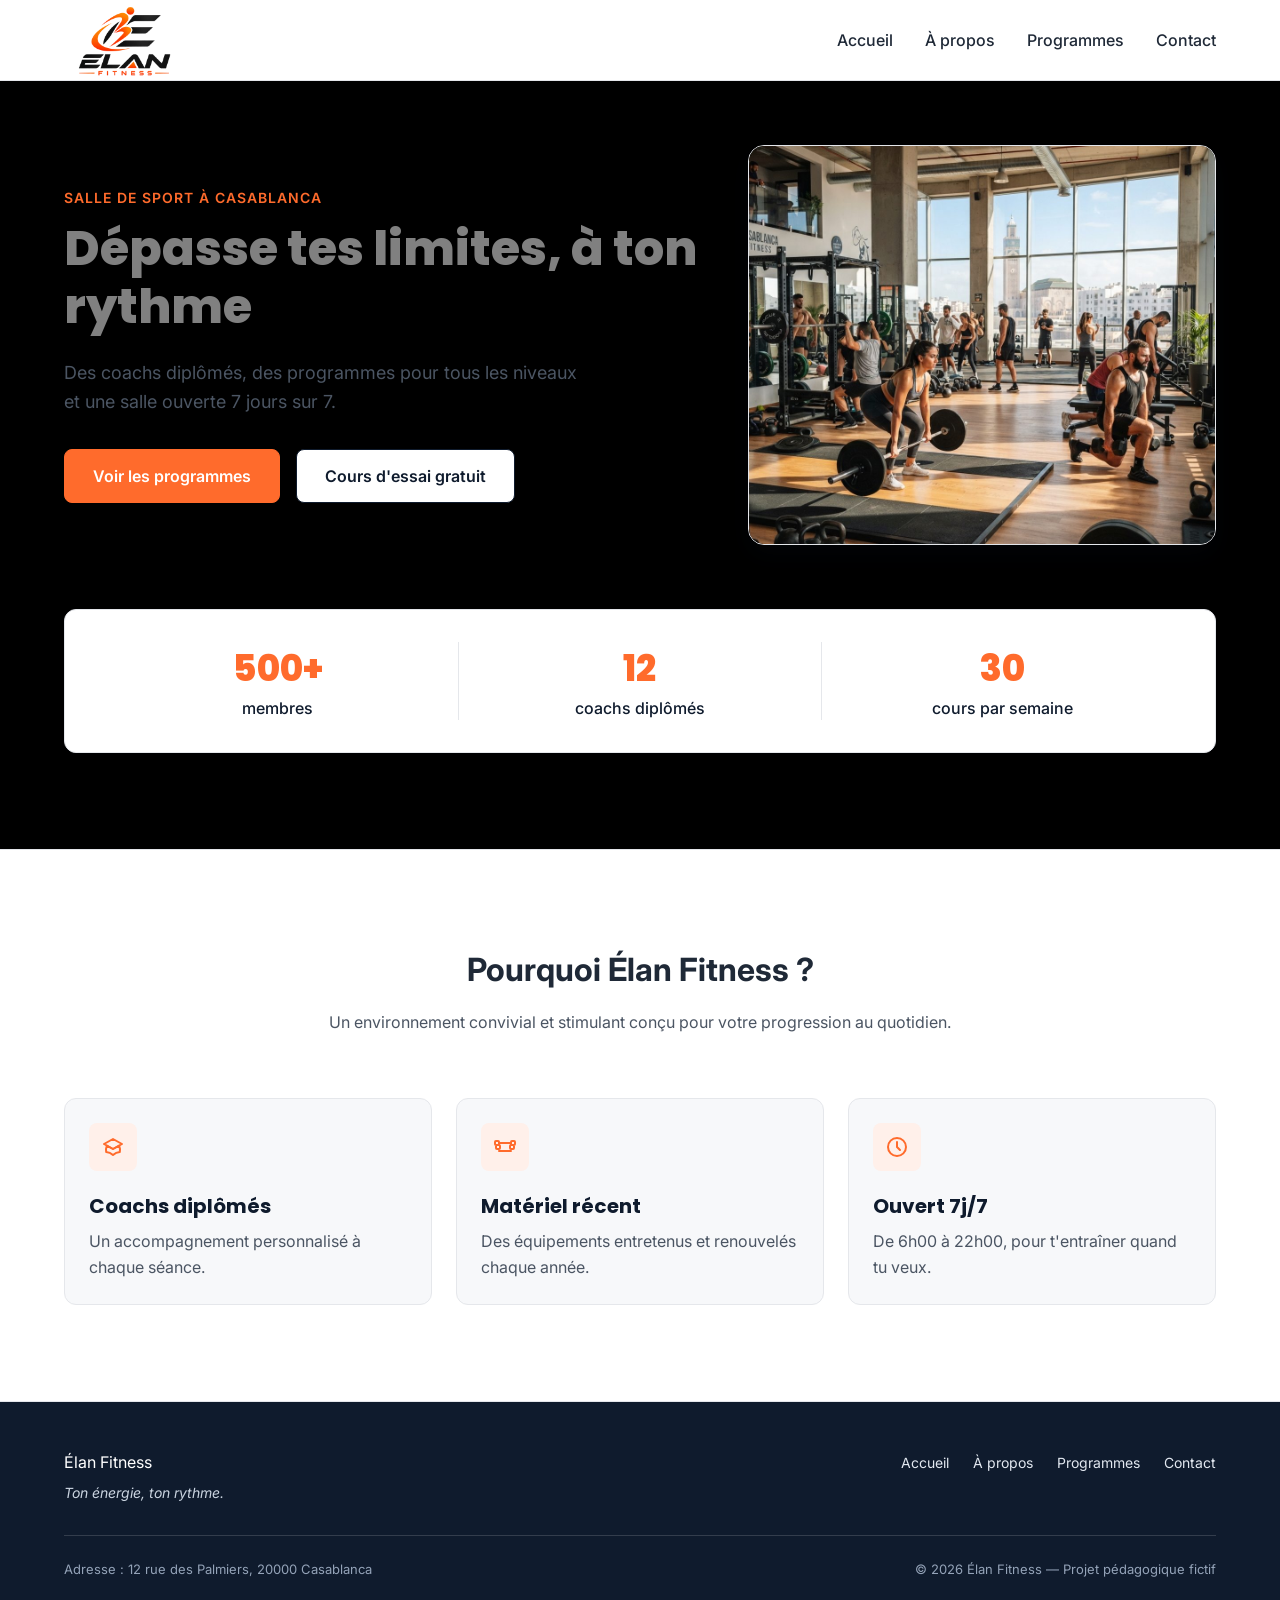
<file: index.html>
<!DOCTYPE html>
<html lang="fr">
<head>
  <meta charset="UTF-8">
  <meta name="viewport" content="width=device-width, initial-scale=1">
  <meta name="description" content="Élan Fitness, salle de sport à Casablanca : musculation, yoga, cardio et boxe fitness avec des coachs diplômés. Réservez votre cours d'essai gratuit.">
  <title>Élan Fitness | Salle de sport à Casablanca</title>
  <link rel="icon" type="image/png" href="img/favicon.png">

<meta property="og:title" content="Élan Fitness | Salle de sport à Casablanca">
<meta property="og:description" content="Musculation, cardio, yoga et boxe fitness à Casablanca. Découvrez nos activités et réservez votre séance d'essai.">
<meta property="og:type" content="website">
<meta property="og:locale" content="fr_FR">




  <link rel="preconnect" href="https://fonts.googleapis.com">
  <link rel="preconnect" href="https://fonts.gstatic.com" crossorigin>
  <link href="https://fonts.googleapis.com/css2?family=Inter:wght@400;500;600&family=Poppins:wght@600;700;800&display=swap" rel="stylesheet">

  <link rel="stylesheet" href="style.css">
</head> 

<body>

  <header class="en-tete"> 
    <div class="conteneur en-tete-contenu">
      <a href="#accueil" class="logo">
         <img src="img/logo.png" alt="Élan Fitness"> 
      </a>

      <nav aria-label="Navigation principale">
        <ul class="menu">
            <li><a href="index.html" class="actif">  Accueil</a></li>
            <li><a href="apropos.html">À propos</a></li>
            <li><a href="programme.html">Programmes</a></li>
            <li><a href="contact.html" class="actif">Contact</a></li>
        </ul>
      </nav>
    </div>
  </header>

  <main>

    <section id="accueil" class="hero">
      <div class="conteneur">

        <div class="hero-contenu">
          <div class="hero-texte">
            <p class="sur-titre">Salle de sport à Casablanca</p>
            <h1>Dépasse tes limites, à ton rythme</h1>
            <p class="hero-description">
              Des coachs diplômés, des programmes pour tous les niveaux et une salle ouverte 7 jours sur 7.
            </p>
            <div class="boutons">
              <a href="programme.html" class="bouton bouton-principal">Voir les programmes</a>
              <a href="#contact" class="bouton bouton-secondaire">Cours d'essai gratuit</a>
            </div>
          </div>

          <img class="hero-image" src="img/hero.jpg" alt="Des personnes s'entraînent dans une salle de sport lumineuse à Casablanca">
        </div>

        <div class="chiffres">
          <div class="chiffre">
            <p class="chiffre-nombre">500+</p>
            <p>membres</p>
          </div>
          <div class="chiffre">
            <p class="chiffre-nombre">12</p>
            <p>coachs diplômés</p>
          </div>
          <div class="chiffre">
            <p class="chiffre-nombre">30</p>
            <p>cours par semaine</p>
          </div>
        </div>

      </div>
    </section>

    <section class="section section-blanche">
      <div class="conteneur">

        <div class="section-titre">
          <h2>Pourquoi Élan Fitness ?</h2>
          <p>Un environnement convivial et stimulant conçu pour votre progression au quotidien.</p>
        </div>

        <div class="cartes">
          <article class="carte carte-avantage">
            <div class="icone"><img src="img/icone-coach.svg" alt=""></div>
            <h3>Coachs diplômés</h3>
            <p>Un accompagnement personnalisé à chaque séance.</p>
          </article>

          <article class="carte carte-avantage">
            <div class="icone"><img src="img/icone-materiel.svg" alt=""></div>
            <h3>Matériel récent</h3>
            <p>Des équipements entretenus et renouvelés chaque année.</p>
          </article>

          <article class="carte carte-avantage">
            <div class="icone"><img src="img/icone-horloge.svg" alt=""></div>
            <h3>Ouvert 7j/7</h3>
            <p>De 6h00 à 22h00, pour t'entraîner quand tu veux.</p>
          </article>
        </div>

      </div>
    </section>


  </main>

  <footer class="pied-de-page">
    <div class="conteneur">

      <div class="pied-haut">
        <div>
          <p class="logo logo-clair">Élan Fitness</p>
          <p class="slogan">Ton énergie, ton rythme.</p>
        </div>

        <nav aria-label="Navigation du pied de page">
          <ul class="menu menu-pied">
           <li><a href="index.html">Accueil</a></li>
            <li><a href="apropos.html">À propos</a></li>
            <li><a href="programme.html">Programmes</a></li>
            <li><a href="contact.html">Contact</a></li>
          </ul>
        </nav>
      </div>

      <div class="pied-bas">
        <p>Adresse : 12 rue des Palmiers, 20000 Casablanca</p>
        <p>&copy; 2026 Élan Fitness — Projet pédagogique fictif</p>
      </div>

    </div>
  </footer>

</body>
</html>
</file>
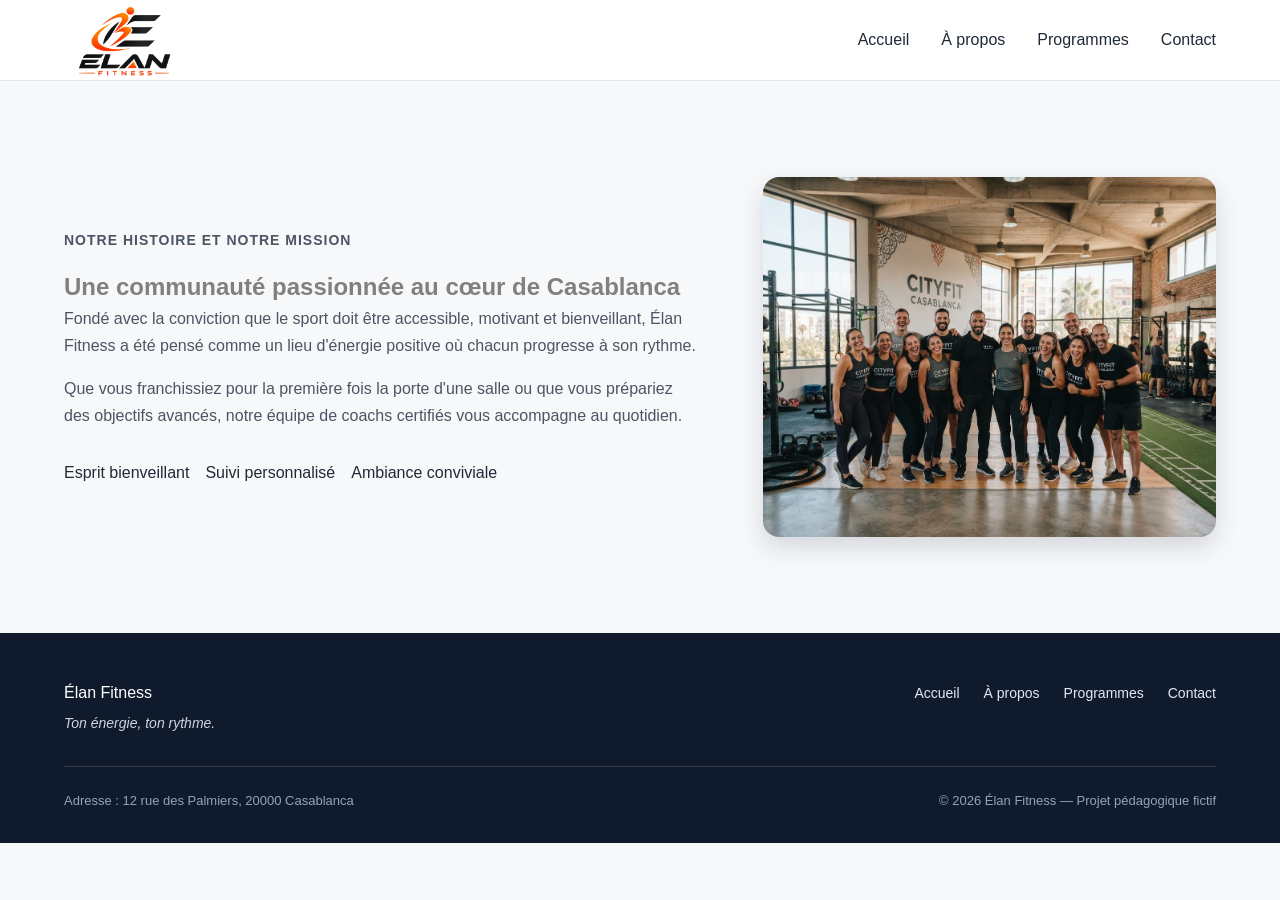
<file: apropos.html>
<!DOCTYPE html>
<html lang="en">
<head>
    <meta charset="UTF-8">
    <meta name="viewport" content="width=device-width, initial-scale=1.0">
    <title>A propos</title>
    <link rel="icon" type="image/png" href="img/favicon.png">
     <link rel="stylesheet" href="style.css">
</head>

<body>
    <header class="en-tete">
  <div class="conteneur en-tete-contenu">

    <a href="index.html" class="logo">
        <img src="img/logo.png" alt="Élan Fitness"> 
    </a>

    <nav>
      <ul class="menu">
        <li><a href="index.html">Accueil</a></li>
        <li><a href="apropos.html" class="actif" >À propos</a></li>
        <li><a href="programme.html">Programmes</a></li>
        <li><a href="contact.html" >Contact</a></li>
      </ul>
    </nav>

  </div>
</header>

<main>

  <section class="section">
    <div class="conteneur apropos-contenu">

      <div class="apropos-texte">

        <p class="sur-titre">Notre histoire et notre mission</p>

        <h1>Une communauté passionnée au cœur de Casablanca</h1>

        <p>
          Fondé avec la conviction que le sport doit être accessible,
          motivant et bienveillant, Élan Fitness a été pensé comme un
          lieu d'énergie positive où chacun progresse à son rythme.
        </p>

        <p>
          Que vous franchissiez pour la première fois la porte d'une salle
          ou que vous prépariez des objectifs avancés, notre équipe de
          coachs certifiés vous accompagne au quotidien.
        </p>

        <ul class="valeurs">
          <li>Esprit bienveillant</li>
          <li>Suivi personnalisé</li>
          <li>Ambiance conviviale</li>
        </ul>

      </div>

      <img
        class="apropos-image"
        src="img/equipe.jpg"
        alt="L'équipe de coachs d'Élan Fitness"
      >

    </div>
  </section>

</main>
<footer class="pied-de-page">
    <div class="conteneur">

      <div class="pied-haut">
        <div>
          <p class="logo logo-clair">Élan Fitness</p>
          <p class="slogan">Ton énergie, ton rythme.</p>
        </div>

        <nav aria-label="Navigation du pied de page">
          <ul class="menu menu-pied">
           <li><a href="index.html">Accueil</a></li>
        <li><a href="apropos.html">À propos</a></li>
        <li><a href="programme.html">Programmes</a></li>
        <li><a href="contact.html">Contact</a></li>
          </ul>
        </nav>
      </div>

      <div class="pied-bas">
        <p>Adresse : 12 rue des Palmiers, 20000 Casablanca</p>
        <p>&copy; 2026 Élan Fitness — Projet pédagogique fictif</p>
      </div>

    </div>
  </footer>

</body>
</html>
</file>
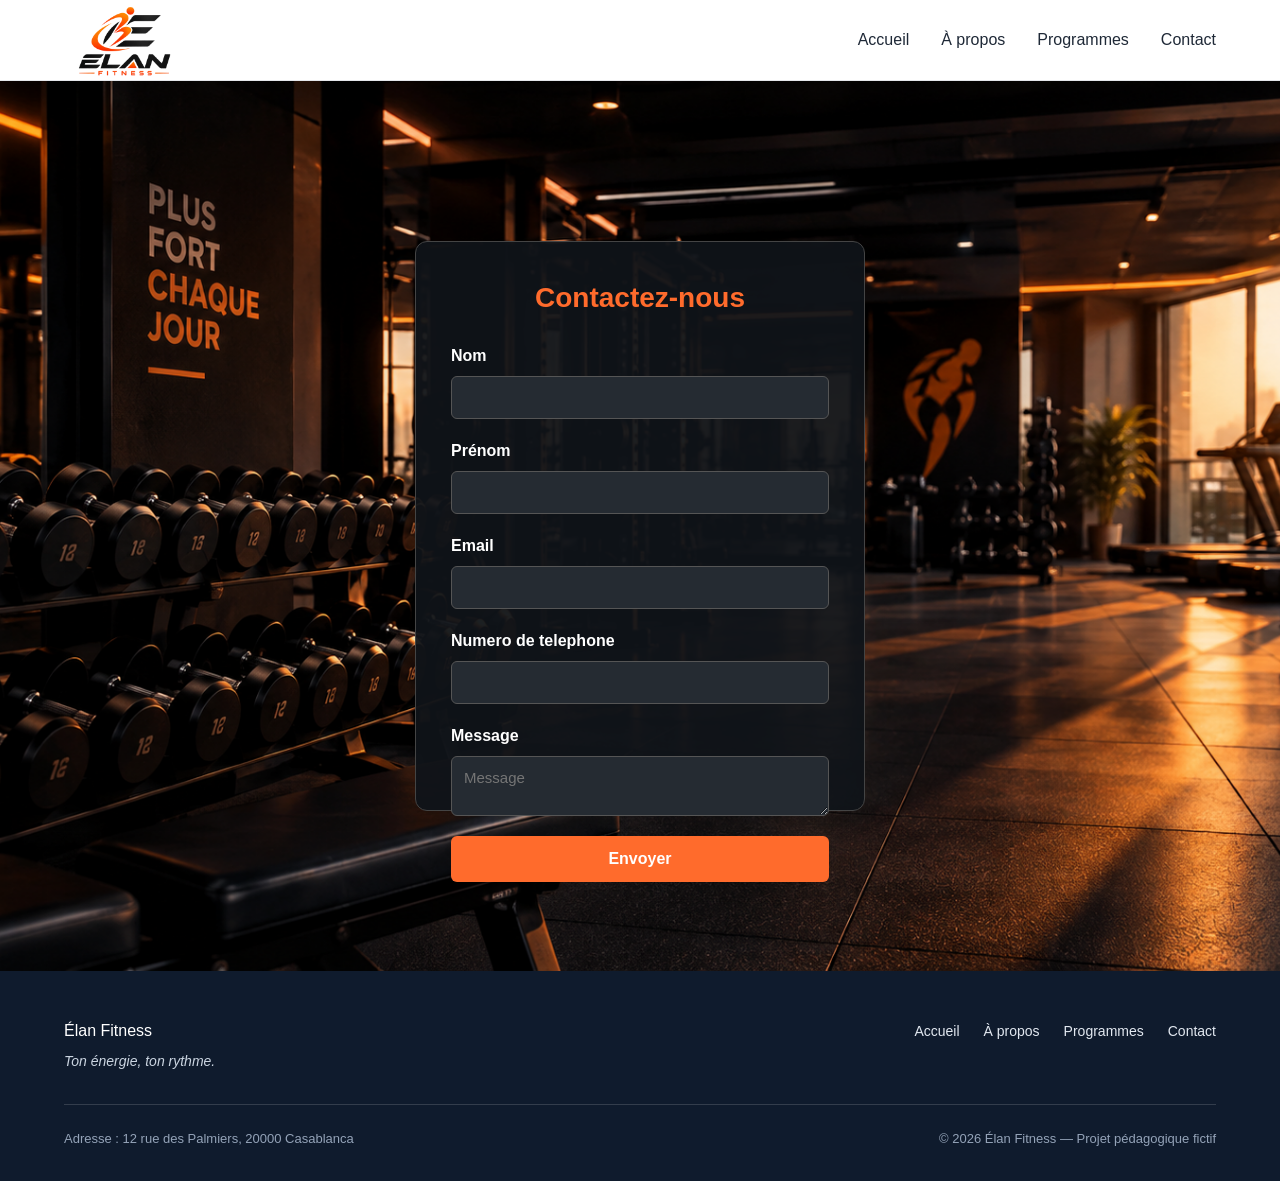
<file: contact.html>
<!DOCTYPE html>
<html lang="en">

<head>
    <meta charset="UTF-8">
    <meta name="viewport" content="width=device-width, initial-scale=1.0">
    <title>contact</title>
    <link rel="icon" type="image/png" href="img/favicon.png">
    <link rel="stylesheet" href="style.css">
    <link rel="stylesheet" href="contact.css">
    <meta property="og:title" content="Élan Fitness | Salle de sport à Casablanca">
    <meta property="og:description" content="Musculation, cardio, yoga et boxe fitness à Casablanca. Découvrez nos activités et réservez votre séance d'essai.">
    <meta property="og:type" content="website">
    <meta property="og:locale" content="fr_FR">
</head>

<body>

    <header class="en-tete">
        <div class="conteneur en-tete-contenu">
            <a href="index.html" class="logo">
                <img src="img/logo.png" alt="Élan Fitness">
            </a>

            <nav>
                <ul class="menu">
                    <li><a href="index.html">Accueil</a></li>
                    <li><a href="apropos.html">À propos</a></li>
                    <li><a href="programme.html" class="actif">Programmes</a></li>
                    <li><a href="contact.html">Contact</a></li>
                </ul>
            </nav>

        </div>
    </header>




    <main>


     

        <section class="contact">
            <div class="conteneur-contactus">

                <form>
                    <div class="contacterform">

                        <div class="contacter-nous">
                            <h2>Contactez-nous</h2>
                        </div>

                        <div>
                            <label for="nom">Nom</label>
                            <input type="text" id="nom" name="nom" required>
                        </div>


                        <div>
                            <label for="prenom">Prénom</label>
                            <input type="text" id="prenom" name="prenom" required>
                        </div>

                        <div>
                            <label for="email">Email</label>
                            <input type="email" id="email" name="email" required>
                        </div>
                        <div>

                            <label for="telephone">Numero de telephone</label>
                            <input type="tel" id="telephone" name="telephone" required>
                        </div>

                        <div>
                            <label for="message">Message</label>
                            <textarea placeholder="Message" required></textarea>
                        </div>

                        <button type="submit" id="bottoncontact">Envoyer</button>

                    </div>
                </form>

            </div>
        </section>















    </main>



    <footer class="pied-de-page">
        <div class="conteneur">

            <div class="pied-haut">
                <div>
                    <p class="logo logo-clair">Élan Fitness</p>
                    <p class="slogan">Ton énergie, ton rythme.</p>
                </div>

                <nav aria-label="Navigation du pied de page">
                    <ul class="menu menu-pied">
                        <li><a href="index.html">Accueil</a></li>
                        <li><a href="apropos.html">À propos</a></li>
                        <li><a href="programme.html">Programmes</a></li>
                        <li><a href="contact.html">Contact</a></li>
                    </ul>
                </nav>
            </div>

            <div class="pied-bas">
                <p>Adresse : 12 rue des Palmiers, 20000 Casablanca</p>
                <p>&copy; 2026 Élan Fitness — Projet pédagogique fictif</p>
            </div>

        </div>
    </footer>


</body>

</html>
</file>
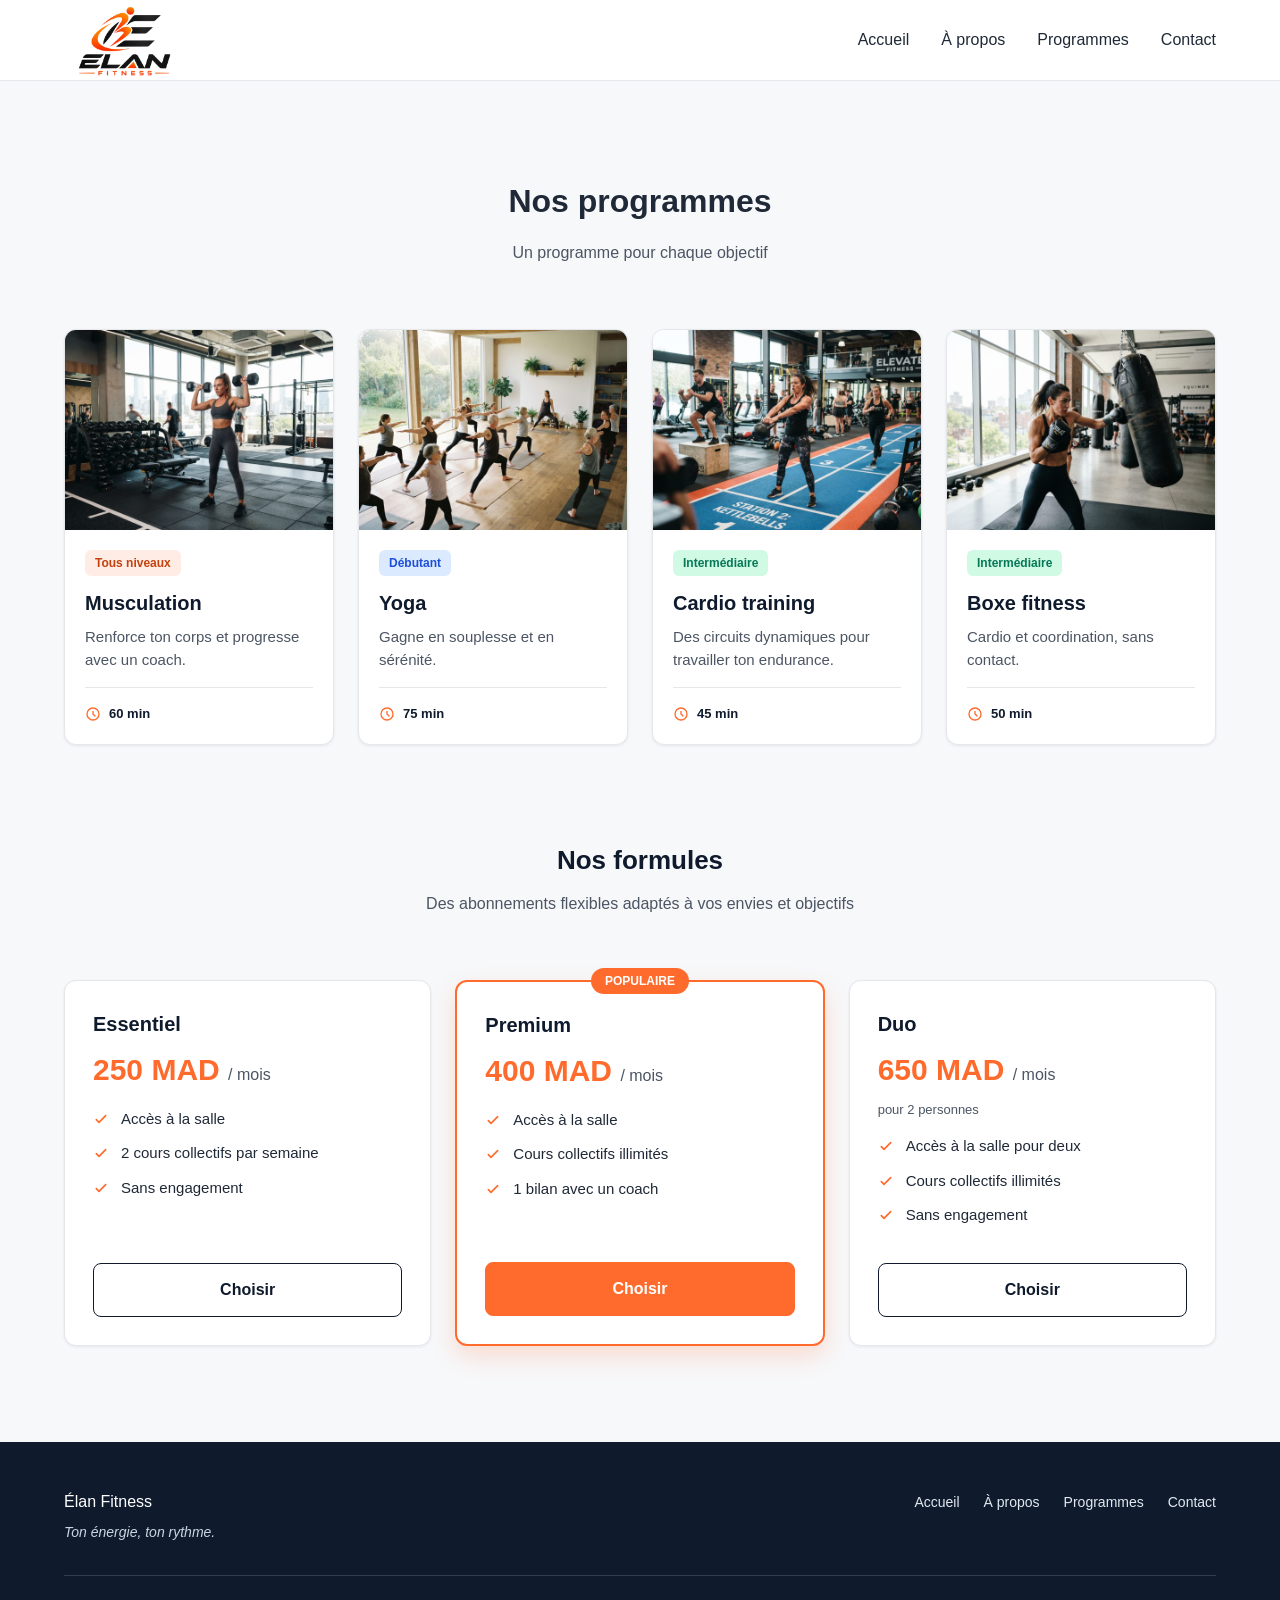
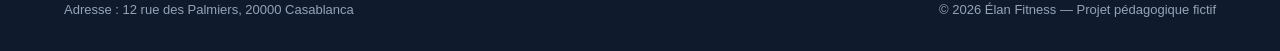
<file: programme.html>
<!DOCTYPE html>
<html lang="en">
<head>
    <meta charset="UTF-8">
    <meta name="viewport" content="width=device-width, initial-scale=1.0">
    <title>programme</title>
    <link rel="icon" type="image/png" href="img/favicon.png">
     <link rel="stylesheet" href="style.css">
</head>

<body>
    
     <header class="en-tete">
  <div class="conteneur en-tete-contenu">
    <a href="index.html" class="logo">
        <img src="img/logo.png" alt="Élan Fitness"> 
    </a>

    <nav>
      <ul class="menu">
        <li><a href="index.html">Accueil</a></li>
        <li><a href="apropos.html">À propos</a></li>
        <li><a href="programme.html"class="actif">Programmes</a></li>
        <li><a href="contact.html" >Contact</a></li> 
      </ul>
    </nav>

  </div>
</header>
<main>


<section id="programmes" class="section">

      <div class="conteneur">

        <div class="section-titre">
          <h2>Nos programmes</h2>
          <p>Un programme pour chaque objectif</p>
        </div>

        <div class="cartes">

          <article class="carte carte-programme">
            <img src="img/musculation.jpg" alt="Une sportive soulève des haltères dans l'espace musculation">
            <div class="programme-corps">
              <span class="etiquette etiquette-orange">Tous niveaux</span>
              <h3>Musculation</h3>
              <p>Renforce ton corps et progresse avec un coach.</p>
              <p class="duree"><img src="img/icone-duree.svg" alt="">60 min</p>
            </div>
          </article>

          <article class="carte carte-programme">
            <img src="img/yoga.jpg" alt="Un groupe pratique le yoga sur des tapis dans une salle lumineuse">
            <div class="programme-corps">
              <span class="etiquette etiquette-bleue">Débutant</span>
              <h3>Yoga</h3>
              <p>Gagne en souplesse et en sérénité.</p>
              <p class="duree"><img src="img/icone-duree.svg" alt="">75 min</p>
            </div>
          </article>

          <article class="carte carte-programme">
            <img src="img/cardio.jpg" alt="Des sportifs suivent un circuit de cardio training avec des kettlebells">
            <div class="programme-corps">
              <span class="etiquette etiquette-verte">Intermédiaire</span>
              <h3>Cardio training</h3>
              <p>Des circuits dynamiques pour travailler ton endurance.</p>
              <p class="duree"><img src="img/icone-duree.svg" alt="">45 min</p>
            </div>
          </article>

          <article class="carte carte-programme">
            <img src="img/boxe.jpg" alt="Une sportive frappe un sac de frappe pendant un cours de boxe fitness">
            <div class="programme-corps">
              <span class="etiquette etiquette-verte">Intermédiaire</span>
              <h3>Boxe fitness</h3>
              <p>Cardio et coordination, sans contact.</p>
              <p class="duree"><img src="img/icone-duree.svg" alt="">50 min</p>
            </div>
          </article>

        </div>

        <div class="formules">

          <div class="section-titre">
            <h3>Nos formules</h3>
            <p>Des abonnements flexibles adaptés à vos envies et objectifs</p>
          </div>

          <div class="cartes">

            <article class="carte formule">
              <h4>Essentiel</h4>
              <p class="prix">250 MAD <span>/ mois</span></p>
              <ul class="formule-liste">
                <li>Accès à la salle</li>
                <li>2 cours collectifs par semaine</li>
                <li>Sans engagement</li>
              </ul>
              <a href="#contact" class="bouton bouton-secondaire">Choisir</a>
            </article>

            <article class="carte formule formule-populaire">
              <p class="badge-populaire">Populaire</p>
              <h4>Premium</h4>
              <p class="prix">400 MAD <span>/ mois</span></p>
              <ul class="formule-liste">
                <li>Accès à la salle</li>
                <li>Cours collectifs illimités</li>
                <li>1 bilan avec un coach</li>
              </ul>
              <a href="#contact" class="bouton bouton-principal">Choisir</a>
            </article>

            <article class="carte formule">
              <h4>Duo</h4>
              <p class="prix">650 MAD <span>/ mois</span></p>
              <p class="prix-note">pour 2 personnes</p>
              <ul class="formule-liste">
                <li>Accès à la salle pour deux</li>
                <li>Cours collectifs illimités</li>
                <li>Sans engagement</li>
              </ul>
              <a href="#contact" class="bouton bouton-secondaire">Choisir</a>
            </article>

          </div>
        </div>

      </div>
    </section>

  </main>

  <footer class="pied-de-page">
    <div class="conteneur">

      <div class="pied-haut">
        <div>
          <p class="logo logo-clair">Élan Fitness</p>
          <p class="slogan">Ton énergie, ton rythme.</p>
        </div>

        <nav aria-label="Navigation du pied de page">
          <ul class="menu menu-pied">
           <li><a href="index.html">Accueil</a></li>
        <li><a href="apropos.html">À propos</a></li>
        <li><a href="programme.html">Programmes</a></li>
        <li><a href="contact.html">Contact</a></li>
          </ul>
        </nav>
      </div>

      <div class="pied-bas">
        <p>Adresse : 12 rue des Palmiers, 20000 Casablanca</p>
        <p>&copy; 2026 Élan Fitness — Projet pédagogique fictif</p>
      </div>

    </div>
  </footer>


</body>
</html>
</file>
<file: style.css>
* {
  box-sizing: border-box;
  margin: 0;
  padding: 0;
}

html {
  scroll-behavior: smooth;
}

body {
  font-family: 'Inter', Arial, sans-serif;
  font-size: 16px;
  line-height: 1.5;
  color: #1F2937;
  background-color: #F7F8FA;
}

h1, h3, h4 {
  font-family: 'Poppins', Arial, sans-serif;
  color: #0F1B2D;
}
h1 {
  font-family: 'Poppins', Arial, sans-serif;
  color:gray;
}

a {
  color: inherit;
  text-decoration: none;
}

ul {
  list-style: none;
}

img {
  display: block;
  max-width: 100%;
}

a:focus-visible,
button:focus-visible {
  outline: 3px solid #FF6B2C;
  outline-offset: 2px;
}

.conteneur {
  width: 100%;
  max-width: 1200px;
  margin: 0 auto;
  padding: 0 24px;
}

.section {
  padding: 96px 0;
}

.section-blanche {
  background-color: #FFFFFF;
  border-top: 1px solid #E5E7EB;
  border-bottom: 1px solid #E5E7EB;
}

.section-titre {
  max-width: 640px;
  margin: 0 auto 64px;
  text-align: center;
}

.section-titre h2 {
  font-size: 32px;
  margin-bottom: 16px;
}

.section-titre h3 {
  font-size: 26px;
  margin-bottom: 12px;
}

.section-titre p {
  color: #4B5563;
}

.sur-titre {
  font-size: 14px;
  font-weight: 600;
  color: #FF6B2C;
  text-transform: uppercase;
  letter-spacing: 1px;
  margin-bottom: 12px;
}

.bouton {
  display: inline-block;
  padding: 14px 28px;
  border-radius: 8px;
  font-size: 16px;
  font-weight: 600;
  text-align: center;
  cursor: pointer;
}

.bouton-principal {
  background-color: #FF6B2C;
  border: 1px solid #FF6B2C;
  color: #FFFFFF;
}

.bouton-principal:hover {
  background-color: #F05817;
}

.bouton-secondaire {
  background-color: #FFFFFF;
  border: 1px solid #0F1B2D;
  color: #0F1B2D;
}

.bouton-secondaire:hover {
  background-color: #F3F4F6;
}

.cartes {
  display: flex;
  gap: 24px;
}

.carte {
  flex: 1;
  background-color: #FFFFFF;
  border: 1px solid #E5E7EB;
  border-radius: 12px;
  box-shadow: 0 1px 3px rgba(15, 27, 45, 0.08);
}

.icone {
  width: 48px;
  height: 48px;
  background-color: #FFF0EA;
  border-radius: 8px;
  display: flex;
  align-items: center;
  justify-content: center;
}

.icone img {
  width: 24px;
  height: 24px;
}

.icone-petite {
  width: 32px;
  height: 32px;
  border-radius: 50%;
}

.icone-petite img {
  width: 16px;
  height: 16px;
}

.en-tete {
  position: sticky;
  top: 0;
  z-index: 10;
  background-color: #FFFFFF;
  border-bottom: 1px solid #E5E7EB;
}

.en-tete-contenu {
  height: 80px;
  display: flex;
  align-items: center;
  justify-content: space-between;
}



.logo img {
  width: 120px;
  height: auto;
}

.menu {
  display: flex;
  gap: 32px;
}

.menu a {
  font-weight: 500;
  padding-bottom: 4px;
  border-bottom: 2px solid transparent;
}

.menu a:hover {
  color: #FF6B2C;
}

.menu .lien-actif {
  color: #FF6B2C;
  font-weight: 600;
  border-bottom-color: #FF6B2C;
}

.hero {
  padding: 64px 0 96px;
  background-color:black;
}

.hero-contenu {
  display: flex;
  align-items: center;
  gap: 32px;
}

.hero-texte {
  flex: 7;
}

.hero-texte h1 {
  font-size: 48px;
  font-weight: 800;
  line-height: 1.2;
  margin-bottom: 24px;
}

.hero-description {
  max-width: 520px;
  font-size: 18px;
  line-height: 1.6;
  color: #4B5563;
  margin-bottom: 32px;
}

.boutons {
  display: flex;
  flex-wrap: wrap;
  gap: 16px;
}

.hero-image {
  flex: 5;
  min-width: 0;
  height: 400px;
  object-fit: cover;
  border-radius: 16px;
  border: 1px solid #E5E7EB;
  box-shadow: 0 10px 25px rgba(15, 27, 45, 0.15);
}

.chiffres {
  display: flex;
  margin-top: 64px;
  padding: 32px;
  background-color: #FFFFFF;
  border: 1px solid #E5E7EB;
  border-radius: 12px;
  box-shadow: 0 1px 3px rgba(15, 27, 45, 0.08);
}

.chiffre {
  flex: 1;
  text-align: center;
  font-weight: 500;
  color: #0F1B2D;
}

.chiffre + .chiffre {
  border-left: 1px solid #E5E7EB;
}

.chiffre-nombre {
  font-family: 'Poppins', Arial, sans-serif;
  font-size: 36px;
  font-weight: 800;
  color: #FF6B2C;
}

.carte-avantage {
  padding: 24px;
  background-color: #F7F8FA;
  box-shadow: none;
}

.carte-avantage .icone {
  margin-bottom: 20px;
}

.carte-avantage h3 {
  font-size: 20px;
  margin-bottom: 8px;
}

.carte-avantage p {
  color: #4B5563;
  line-height: 1.6;
}

.apropos-contenu {
  display: flex;
  align-items: center;
  gap: 64px;
}

.apropos-texte {
  flex: 7;
}

.apropos-texte h2 {
  font-size: 36px;
  line-height: 1.2;
  margin-bottom: 20px;
}

.apropos-texte p {
  color: #4B5563;
  line-height: 1.7;
  margin-bottom: 16px;
}

.valeurs {
  display: flex;
  gap: 16px;
  margin-top: 32px;
}

.valeur {
  flex: 1;
  display: flex;
  align-items: center;
  gap: 12px;
  padding: 12px 16px;
  background-color: #FFFFFF;
  border: 1px solid #E5E7EB;
  border-radius: 12px;
  font-family: 'Poppins', Arial, sans-serif;
  font-size: 14px;
  font-weight: 600;
  color: #0F1B2D;
}

.apropos-image {
  flex: 5;
  min-width: 0;
  height: 360px;
  object-fit: cover;
  border-radius: 16px;
  box-shadow: 0 10px 25px rgba(15, 27, 45, 0.15);
}

.carte-programme {
  display: flex;
  flex-direction: column;
  overflow: hidden;
}

.carte-programme > img {
  width: 100%;
  height: 200px;
  object-fit: cover;
}

.programme-corps {
  flex: 1;
  display: flex;
  flex-direction: column;
  padding: 20px;
}

.programme-corps h3 {
  font-size: 20px;
  margin-bottom: 8px;
}

.programme-corps p {
  font-size: 15px;
  color: #4B5563;
}

.etiquette {
  align-self: flex-start;
  padding: 4px 10px;
  margin-bottom: 12px;
  border-radius: 6px;
  font-size: 12px;
  font-weight: 600;
}

.etiquette-orange {
  background-color: #FFEDE5;
  color: #C2410C;
}

.etiquette-bleue {
  background-color: #DBEAFE;
  color: #1D4ED8;
}

.etiquette-verte {
  background-color: #D1FAE5;
  color: #047857;
}

.programme-corps .duree {
  display: flex;
  align-items: center;
  gap: 8px;
  margin-top: auto;
  padding-top: 16px;
  border-top: 1px solid #E5E7EB;
  font-size: 13px;
  font-weight: 600;
  color: #0F1B2D;
}

.programme-corps h3 + p {
  margin-bottom: 16px;
}

.duree img {
  width: 16px;
  height: 16px;
}

.formules {
  margin-top: 96px;
}

.formule {
  position: relative;
  display: flex;
  flex-direction: column;
  padding: 28px;
}

.formule h4 {
  font-size: 20px;
}

.prix {
  margin: 8px 0 16px;
  font-family: 'Poppins', Arial, sans-serif;
  font-size: 30px;
  font-weight: 800;
  color: #FF6B2C;
}

.prix span {
  font-family: 'Inter', Arial, sans-serif;
  font-size: 16px;
  font-weight: 500;
  color: #4B5563;
}

.prix-note {
  margin: -8px 0 16px;
  font-size: 13px;
  color: #4B5563;
}

.formule-liste {
  flex: 1;
  margin-bottom: 24px;
}

.formule-liste li {
  padding-left: 28px;
  margin-bottom: 12px;
  font-size: 15px;
  background-image: url('img/icone-check.svg');
  background-repeat: no-repeat;
  background-position: left center;
  background-size: 16px;
}

.formule .bouton {
  display: block;
}

.formule-populaire {
  border: 2px solid #FF6B2C;
  box-shadow: 0 10px 25px rgba(255, 107, 44, 0.2);
}

.badge-populaire {
  position: absolute;
  top: -14px;
  left: 50%;
  transform: translateX(-50%);
  padding: 4px 14px;
  background-color: #FF6B2C;
  border-radius: 999px;
  font-size: 12px;
  font-weight: 700;
  text-transform: uppercase;
  color: #FFFFFF;
}

.pied-de-page {
  padding: 48px 0 32px;
  background-color: #0F1B2D;
  color: #FFFFFF;
}

.pied-haut {
  display: flex;
  justify-content: space-between;
  align-items: flex-start;
  padding-bottom: 32px;
  border-bottom: 1px solid rgba(255, 255, 255, 0.15);
}

.logo-clair {
  color: #FFFFFF;
}

.slogan {
  margin-top: 8px;
  font-size: 14px;
  font-style: italic;
  color: #CBD5E1;
}

.menu-pied {
  gap: 24px;
}

.menu-pied a {
  font-size: 14px;
  font-weight: 400;
  color: #E2E8F0;
}

.pied-bas {
  display: flex;
  justify-content: space-between;
  margin-top: 24px;
  font-size: 13px;
  color: #94A3B8;
}



.contacterform{

  text-align: center;
  
 flex-direction: column;
  display: flex;
  
  padding: 24px;
  background: #ffffff;
  border: 1px solid #e5e5e5;
  border-radius: 12px;
  height: 570px;
  justify-content: space-between;
}

#message {

width: 60%;

}

.conteneur-contactus{

  flex-direction: column;
  display: flex;
  PADDING: 100PX ;


 
}

#bottoncontact{

  background-color:  #FF6B2c; 
    border: 1px solid #FF6B2C;
    padding: 10px; 
    border-radius: 12px;
    padding: 8px;
     width: 50%;
   align-items: center;
}
</file>
<file: contact.css>
.contact {
    padding: 60px 20px;
    min-height: 650px;

    background-image:
    
        url("img/contact.png");

    background-size: cover;
    background-position: center;
    background-repeat: no-repeat;
}

.conteneur-contactus {
    max-width: 650px;
    margin: 0 auto;
}
.contacterform {
    width: 100%;
    padding: 35px;
    background-color: rgba(15, 20, 25, 0.94);
    border: 1px solid #444;
    border-radius: 12px;
    color: white;
}
.contacter-nous h2 {
    font-family: 'Poppins', Arial, sans-serif;
    font-size: 28px;
    color: #FF6B2C;
    text-align: center;
    margin-bottom: 25px;
}

.contacterform label {
    display: block;
    margin-bottom: 8px;
    font-weight: 600;
    text-align: left;
}
.contacterform input,
.contacterform textarea {
    display: block;
    width: 100%;
    box-sizing: border-box;
    padding: 12px;
    margin-bottom: 20px;
    background-color: #252B32;
    color: white;
    border: 1px solid #555;
    border-radius: 6px;
    font-family: Arial, sans-serif;
    font-size: 15px; 
}
#bottoncontact {
    display: block;
    width: 100%;
    padding: 14px;

    background-color: #FF6B2C;
    color: white;

    border: none;
    border-radius: 6px;

    font-size: 16px;
    font-weight: bold;
    cursor: pointer;

}

/* Survol du bouton */
#bottoncontact:hover {
background-color: #E95617;
transform: translateY(-2px);
}
</file>
